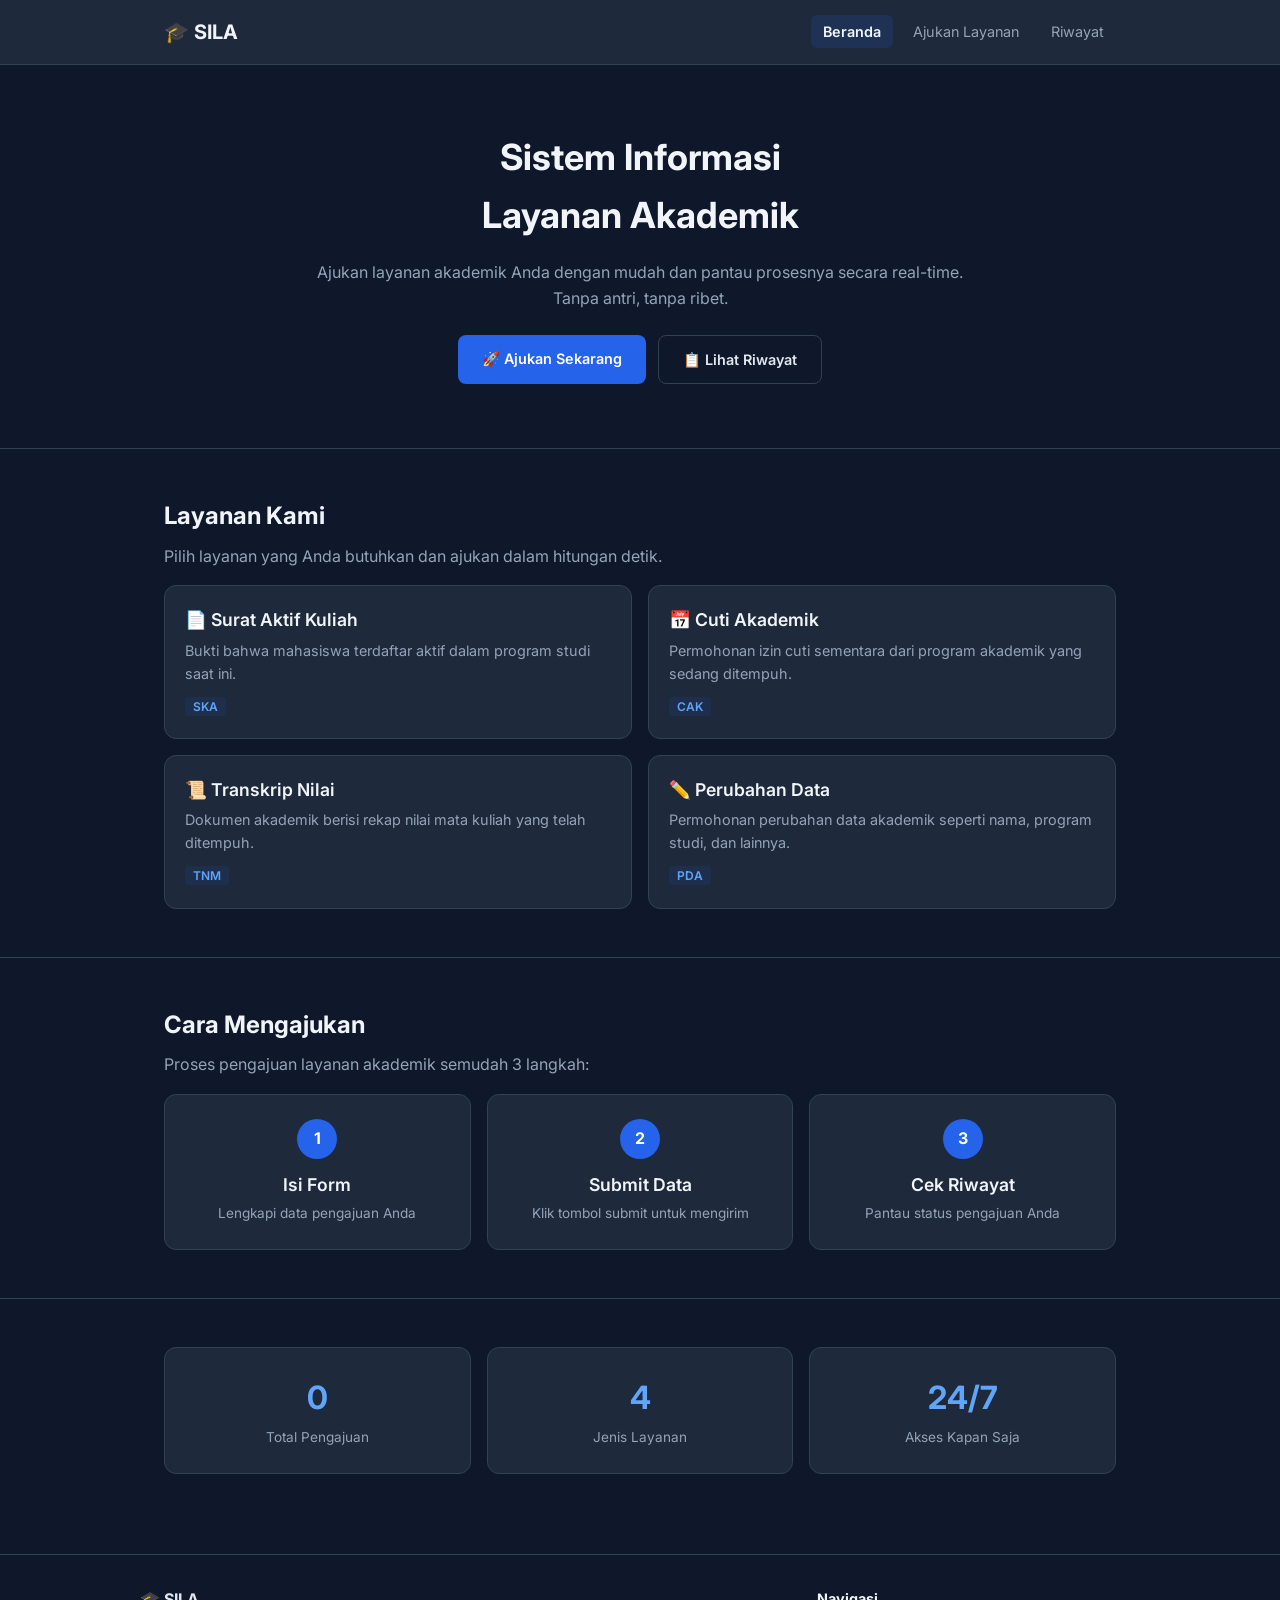
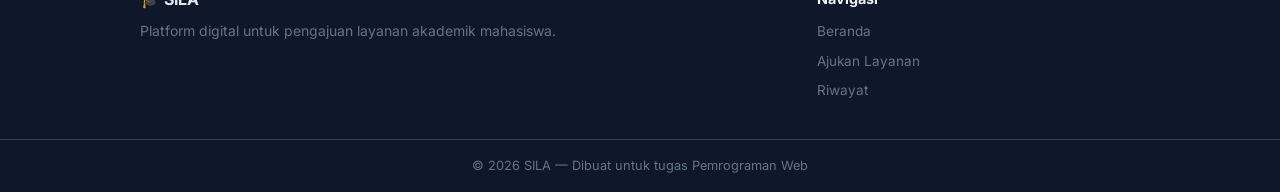
<file: index.html>
<!DOCTYPE html>
<html lang="id">

<head>
    <meta charset="UTF-8">
    <meta name="viewport" content="width=device-width, initial-scale=1.0">
    <title>SILA — Sistem Informasi Layanan Akademik</title>
    <link rel="preconnect" href="https://fonts.googleapis.com">
    <link rel="preconnect" href="https://fonts.gstatic.com" crossorigin>
    <link href="https://fonts.googleapis.com/css2?family=Inter:wght@400;600;700&display=swap" rel="stylesheet">
    <link rel="stylesheet" href="/css/style.css">
</head>

<body>

    <!-- HEADER & NAVIGASI -->
    <header class="navbar">
        <div class="container navbar-inner">
            <a href="index.html" class="logo">🎓 SILA</a>
            <input type="checkbox" id="navToggle" class="nav-toggle">
            <label for="navToggle" class="hamburger">
                <span></span>
                <span></span>
                <span></span>
            </label>
            <nav>
                <ul class="nav-menu">
                    <li><a href="index.html" class="active">Beranda</a></li>
                    <li><a href="layanan.html">Ajukan Layanan</a></li>
                    <li><a href="riwayat.html">Riwayat</a></li>
                </ul>
            </nav>
        </div>
    </header>

    <main>

        <!-- Hero -->
        <section class="hero">
            <div class="container">
                <h1>Sistem Informasi<br>Layanan Akademik</h1>
                <p>Ajukan layanan akademik Anda dengan mudah dan pantau prosesnya secara real-time.<br>Tanpa antri,
                    tanpa ribet.</p>
                <div class="hero-buttons">
                    <a href="layanan.html" class="btn btn-primary">🚀 Ajukan Sekarang</a>
                    <a href="riwayat.html" class="btn btn-outline">📋 Lihat Riwayat</a>
                </div>
            </div>
        </section>

        <!-- Daftar Layanan -->
        <section class="section">
            <div class="container">
                <h2>Layanan Kami</h2>
                <p class="section-desc">Pilih layanan yang Anda butuhkan dan ajukan dalam hitungan detik.</p>
                <div class="cards-grid">
                    <article class="card">
                        <h3>📄 Surat Aktif Kuliah</h3>
                        <p>Bukti bahwa mahasiswa terdaftar aktif dalam program studi saat ini.</p>
                        <span class="card-code">SKA</span>
                    </article>
                    <article class="card">
                        <h3>📅 Cuti Akademik</h3>
                        <p>Permohonan izin cuti sementara dari program akademik yang sedang ditempuh.</p>
                        <span class="card-code">CAK</span>
                    </article>
                    <article class="card">
                        <h3>📜 Transkrip Nilai</h3>
                        <p>Dokumen akademik berisi rekap nilai mata kuliah yang telah ditempuh.</p>
                        <span class="card-code">TNM</span>
                    </article>
                    <article class="card">
                        <h3>✏️ Perubahan Data</h3>
                        <p>Permohonan perubahan data akademik seperti nama, program studi, dan lainnya.</p>
                        <span class="card-code">PDA</span>
                    </article>
                </div>
            </div>
        </section>

        <!-- Cara Mengajukan -->
        <section class="section">
            <div class="container">
                <h2>Cara Mengajukan</h2>
                <p class="section-desc">Proses pengajuan layanan akademik semudah 3 langkah:</p>
                <div class="steps-grid">
                    <div class="step">
                        <div class="step-number">1</div>
                        <h3>Isi Form</h3>
                        <p>Lengkapi data pengajuan Anda</p>
                    </div>
                    <div class="step">
                        <div class="step-number">2</div>
                        <h3>Submit Data</h3>
                        <p>Klik tombol submit untuk mengirim</p>
                    </div>
                    <div class="step">
                        <div class="step-number">3</div>
                        <h3>Cek Riwayat</h3>
                        <p>Pantau status pengajuan Anda</p>
                    </div>
                </div>
            </div>
        </section>

        <!-- Statistik -->
        <section class="section">
            <div class="container">
                <div class="stats-grid">
                    <div class="stat">
                        <div class="stat-number">0</div>
                        <div class="stat-label">Total Pengajuan</div>
                    </div>
                    <div class="stat">
                        <div class="stat-number">4</div>
                        <div class="stat-label">Jenis Layanan</div>
                    </div>
                    <div class="stat">
                        <div class="stat-number">24/7</div>
                        <div class="stat-label">Akses Kapan Saja</div>
                    </div>
                </div>
            </div>
        </section>

    </main>

    <!-- FOOTER -->
    <footer class="footer">
        <div class="container footer-inner">
            <div>
                <strong>🎓 SILA</strong>
                <p>Platform digital untuk pengajuan layanan akademik mahasiswa.</p>
            </div>
            <div class="footer-nav">
                <h4>Navigasi</h4>
                <ul>
                    <li><a href="index.html">Beranda</a></li>
                    <li><a href="layanan.html">Ajukan Layanan</a></li>
                    <li><a href="riwayat.html">Riwayat</a></li>
                </ul>
            </div>
        </div>
        <div class="footer-bottom">
            <div class="container">
                <p>&copy; 2026 SILA — Dibuat untuk tugas Pemrograman Web</p>
            </div>
        </div>
    </footer>
    <script src="js/script.js"></script>

</body>

</html>
</file>
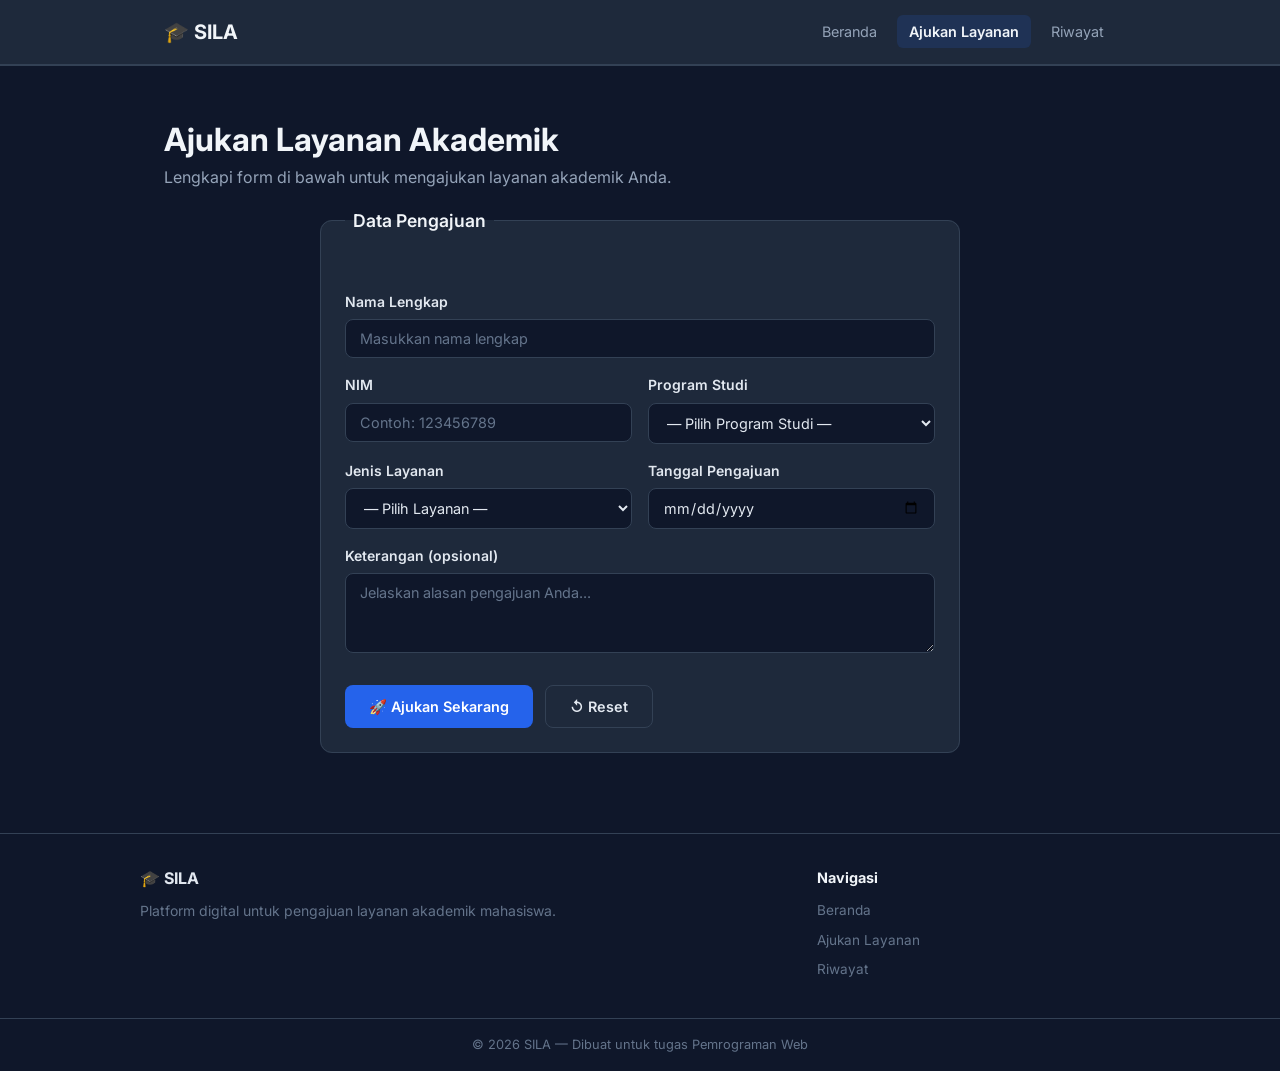
<file: layanan.html>
<!DOCTYPE html>
<html lang="id">

<head>
    <meta charset="UTF-8">
    <meta name="viewport" content="width=device-width, initial-scale=1.0">
    <title>Ajukan Layanan — SILA</title>
    <link rel="preconnect" href="https://fonts.googleapis.com">
    <link rel="preconnect" href="https://fonts.gstatic.com" crossorigin>
    <link href="https://fonts.googleapis.com/css2?family=Inter:wght@400;600;700&display=swap" rel="stylesheet">
    <link rel="stylesheet" href="css/style.css">
</head>

<body>

    <header class="navbar">
        <div class="container navbar-inner">
            <a href="index.html" class="logo">🎓 SILA</a>
            <input type="checkbox" id="navToggle" class="nav-toggle">
            <label for="navToggle" class="hamburger">
                <span></span>
                <span></span>
                <span></span>
            </label>
            <nav>
                <ul class="nav-menu">
                    <li><a href="index.html">Beranda</a></li>
                    <li><a href="layanan.html" class="active">Ajukan Layanan</a></li>
                    <li><a href="riwayat.html">Riwayat</a></li>
                </ul>
            </nav>
        </div>
    </header>

    <main>
        <section class="section">
            <div class="container">
                <h1>Ajukan Layanan Akademik</h1>
                <p class="section-desc">Lengkapi form di bawah untuk mengajukan layanan akademik Anda.</p>

                <form id="formPengajuan" class="form-card">
                    <fieldset>
                        <legend>Data Pengajuan</legend>

                        <p id="formError" class="form-error"></p>

                        <div class="form-group">
                            <label for="nama">Nama Lengkap</label>
                            <input type="text" id="nama" name="nama" placeholder="Masukkan nama lengkap">
                        </div>

                        <div class="form-row">
                            <div class="form-group">
                                <label for="nim">NIM</label>
                                <input type="text" id="nim" name="nim" placeholder="Contoh: 123456789" maxlength="9">
                            </div>
                            <div class="form-group">
                                <label for="prodi">Program Studi</label>
                                <select id="prodi" name="prodi">
                                    <option value="">— Pilih Program Studi —</option>
                                    <option value="Sistem Informasi">Sistem Informasi</option>
                                    <option value="Teknik Informatika">Teknik Informatika</option>
                                    <option value="Manajemen">Manajemen</option>
                                    <option value="Akuntansi">Akuntansi</option>
                                </select>
                            </div>
                        </div>

                        <div class="form-row">
                            <div class="form-group">
                                <label for="layanan">Jenis Layanan</label>
                                <select id="layanan" name="layanan">
                                    <option value="">— Pilih Layanan —</option>
                                    <option value="SKA">SKA — Surat Aktif Kuliah</option>
                                    <option value="CAK">CAK — Cuti Akademik</option>
                                    <option value="TNM">TNM — Transkrip Nilai</option>
                                    <option value="PDA">PDA — Perubahan Data</option>
                                </select>
                            </div>
                            <div class="form-group">
                                <label for="tanggal">Tanggal Pengajuan</label>
                                <input type="date" id="tanggal" name="tanggal">
                            </div>
                        </div>

                        <div class="form-group">
                            <label for="keterangan">Keterangan (opsional)</label>
                            <textarea id="keterangan" name="keterangan" rows="3"
                                placeholder="Jelaskan alasan pengajuan Anda..."></textarea>
                        </div>

                        <div class="form-actions">
                            <button type="submit" class="btn btn-primary">🚀 Ajukan Sekarang</button>
                            <button type="reset" class="btn btn-outline">↺ Reset</button>
                        </div>
                    </fieldset>
                </form>
            </div>
        </section>
    </main>

    <footer class="footer">
        <div class="container footer-inner">
            <div>
                <strong>🎓 SILA</strong>
                <p>Platform digital untuk pengajuan layanan akademik mahasiswa.</p>
            </div>
            <div class="footer-nav">
                <h4>Navigasi</h4>
                <ul>
                    <li><a href="index.html">Beranda</a></li>
                    <li><a href="layanan.html">Ajukan Layanan</a></li>
                    <li><a href="riwayat.html">Riwayat</a></li>
                </ul>
            </div>
        </div>
        <div class="footer-bottom">
            <div class="container">
                <p>&copy; 2026 SILA — Dibuat untuk tugas Pemrograman Web</p>
            </div>
        </div>
    </footer>

    <script src="js/script.js"></script>

</body>

</html>
</file>
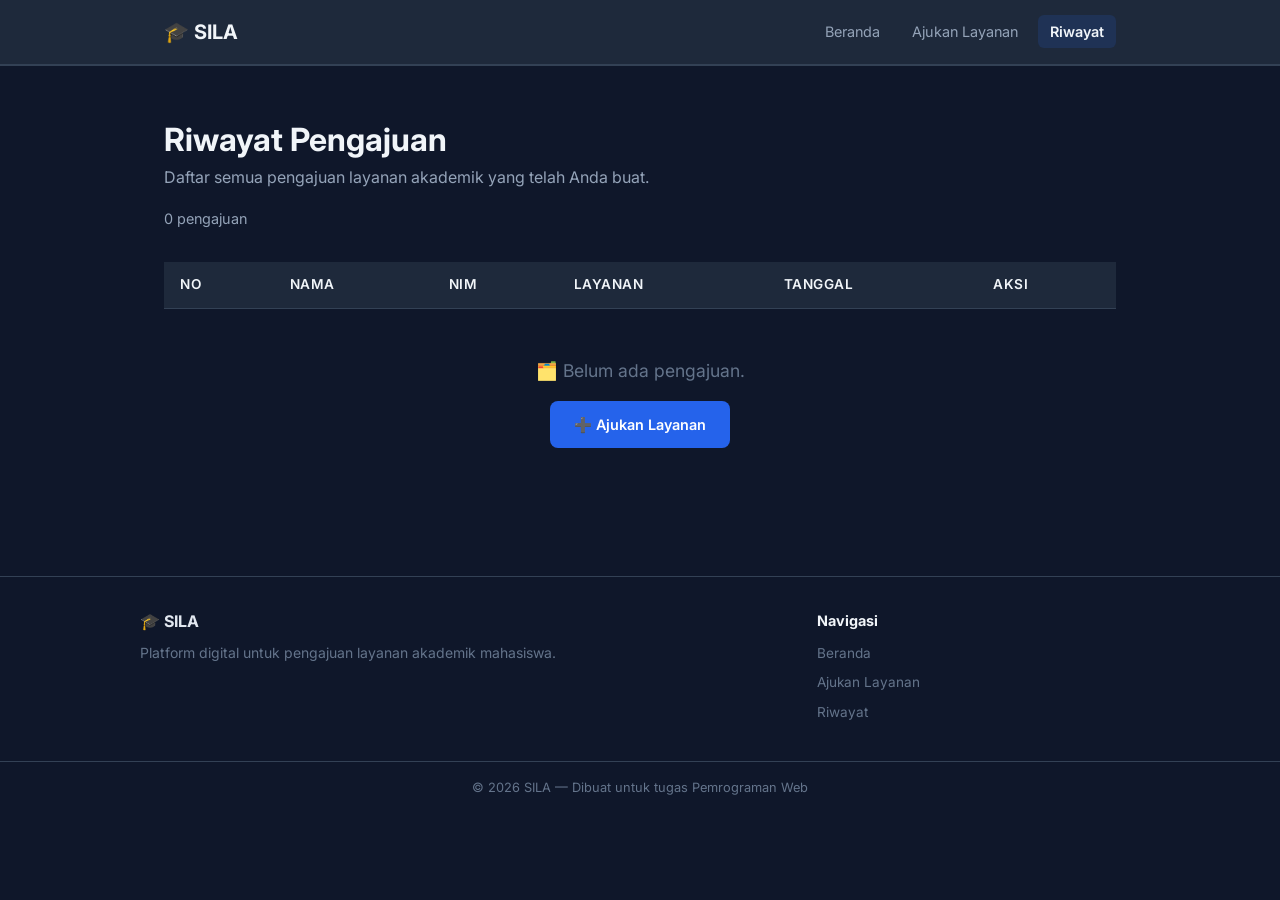
<file: riwayat.html>
<!DOCTYPE html>
<html lang="id">

<head>
    <meta charset="UTF-8">
    <meta name="viewport" content="width=device-width, initial-scale=1.0">
    <title>Riwayat Pengajuan — SILA</title>
    <link rel="preconnect" href="https://fonts.googleapis.com">
    <link rel="preconnect" href="https://fonts.gstatic.com" crossorigin>
    <link href="https://fonts.googleapis.com/css2?family=Inter:wght@400;600;700&display=swap" rel="stylesheet">
    <link rel="stylesheet" href="/css/style.css">
</head>

<body>

    <header class="navbar">
        <div class="container navbar-inner">
            <a href="index.html" class="logo">🎓 SILA</a>
            <input type="checkbox" id="navToggle" class="nav-toggle">
            <label for="navToggle" class="hamburger">
                <span></span>
                <span></span>
                <span></span>
            </label>
            <nav>
                <ul class="nav-menu">
                    <li><a href="index.html">Beranda</a></li>
                    <li><a href="layanan.html">Ajukan Layanan</a></li>
                    <li><a href="riwayat.html" class="active">Riwayat</a></li>
                </ul>
            </nav>
        </div>
    </header>

    <main>
        <section class="section">
            <div class="container">
                <h1>Riwayat Pengajuan</h1>
                <p class="section-desc">Daftar semua pengajuan layanan akademik yang telah Anda buat.</p>

                <div class="toolbar">
                    <span id="dataCount">0 pengajuan</span>
                    <button id="btnHapusSemua" class="btn btn-outline" style="display: none;">🗑 Hapus Semua</button>
                </div>

                <div class="table-responsive">
                    <table class="data-table">
                        <thead>
                            <tr>
                                <th>No</th>
                                <th>Nama</th>
                                <th>NIM</th>
                                <th>Layanan</th>
                                <th>Tanggal</th>
                                <th>Aksi</th>
                            </tr>
                        </thead>
                        <tbody id="tableBody">
                            <!-- Data diisi oleh JavaScript -->
                        </tbody>
                    </table>
                </div>

                <div id="emptyState" class="empty-state" style="display: none;">
                    <p>🗂️ Belum ada pengajuan.</p>
                    <a href="layanan.html" class="btn btn-primary">➕ Ajukan Layanan</a>
                </div>
            </div>
        </section>
    </main>

    <footer class="footer">
        <div class="container footer-inner">
            <div>
                <strong>🎓 SILA</strong>
                <p>Platform digital untuk pengajuan layanan akademik mahasiswa.</p>
            </div>
            <div class="footer-nav">
                <h4>Navigasi</h4>
                <ul>
                    <li><a href="index.html">Beranda</a></li>
                    <li><a href="layanan.html">Ajukan Layanan</a></li>
                    <li><a href="riwayat.html">Riwayat</a></li>
                </ul>
            </div>
        </div>
        <div class="footer-bottom">
            <div class="container">
                <p>&copy; 2026 SILA — Dibuat untuk tugas Pemrograman Web</p>
            </div>
        </div>
    </footer>

    <script src="js/script.js"></script>

</body>

</html>
</file>
<file: css/style.css>
/* ================================
   CSS DASAR — SILA
   ================================ */

* {
    margin: 0;
    padding: 0;
    box-sizing: border-box;
}

body {
    background-color: #0f172a;
    color: #e2e8f0;
}

h1,
h2,
h3 {
    color: #f1f5f9;
}

a {
    color: #60a5fa;
    text-decoration: none;
}

a:hover {
    color: #93c5fd;
}

hr {
    border: none;
    border-top: 1px solid #334155;
}


/* ================================
   CSS LANJUTAN — SILA
   ================================ */

body {
    font-family: 'Inter', sans-serif;
    font-size: 16px;
    line-height: 1.6;
}

h1 {
    font-size: 2rem;
    font-weight: 700;
}

h2 {
    font-size: 1.5rem;
    font-weight: 700;
    margin-bottom: 8px;
}

h3 {
    font-size: 1.1rem;
    font-weight: 600;
    margin-bottom: 4px;
}

.section-desc {
    color: #94a3b8;
    margin-bottom: 16px;
}


/* ================================
   PAGE LAYOUT — SILA
   ================================ */

.container {
    max-width: 1000px;
    margin: 0 auto;
    padding: 0 24px;
}

.navbar {
    background-color: #1e293b;
    border-bottom: 1px solid #334155;
    padding: 16px 0;
}

.navbar-inner {
    display: flex;
    justify-content: space-between;
    align-items: center;
}

.logo {
    font-size: 1.25rem;
    font-weight: 700;
    color: #f1f5f9;
}

.hero {
    padding: 64px 0;
    text-align: center;
}

.hero h1 {
    font-size: 2.25rem;
    margin-bottom: 16px;
}

.hero p {
    color: #94a3b8;
    margin-bottom: 24px;
}

.hero-buttons {
    display: flex;
    justify-content: center;
    gap: 12px;
}

.btn {
    display: inline-block;
    padding: 12px 24px;
    border-radius: 8px;
    font-size: 0.9rem;
    font-weight: 600;
    transition: background-color 0.3s, color 0.3s, transform 0.2s;
}

.btn-primary {
    background-color: #2563eb;
    color: #fff;
}

.btn-primary:hover {
    background-color: #1d4ed8;
    color: #fff;
    transform: translateY(-2px);
}

.btn-outline {
    border: 1px solid #334155;
    color: #e2e8f0;
}

.btn-outline:hover {
    background-color: #1e293b;
    color: #f1f5f9;
    transform: translateY(-2px);
}

.section {
    padding: 48px 0;
    border-top: 1px solid #334155;
}

.cards-grid {
    display: grid;
    grid-template-columns: 1fr 1fr;
    gap: 16px;
    margin-top: 16px;
}

.card {
    background-color: #1e293b;
    border: 1px solid #334155;
    border-radius: 12px;
    padding: 20px;
    transition: border-color 0.3s, transform 0.2s;
}

.card:hover {
    border-color: #475569;
    transform: translateY(-2px);
}

.card p {
    color: #94a3b8;
    font-size: 0.9rem;
    margin-bottom: 8px;
}

.card-code {
    font-size: 0.75rem;
    font-weight: 600;
    color: #60a5fa;
    background-color: rgba(37, 99, 235, 0.1);
    padding: 2px 8px;
    border-radius: 4px;
}

.steps-grid {
    display: flex;
    gap: 16px;
    margin-top: 16px;
}

.step {
    flex: 1;
    text-align: center;
    background-color: #1e293b;
    border: 1px solid #334155;
    border-radius: 12px;
    padding: 24px 16px;
    transition: border-color 0.3s;
}

.step:hover {
    border-color: #475569;
}

.step-number {
    width: 40px;
    height: 40px;
    background-color: #2563eb;
    color: #fff;
    border-radius: 50%;
    display: flex;
    align-items: center;
    justify-content: center;
    font-weight: 700;
    margin: 0 auto 12px;
}

.step p {
    color: #94a3b8;
    font-size: 0.85rem;
}

.stats-grid {
    display: flex;
    gap: 16px;
}

.stat {
    flex: 1;
    text-align: center;
    background-color: #1e293b;
    border: 1px solid #334155;
    border-radius: 12px;
    padding: 24px;
}

.stat-number {
    font-size: 2rem;
    font-weight: 700;
    color: #60a5fa;
}

.stat-label {
    color: #94a3b8;
    font-size: 0.85rem;
    margin-top: 4px;
}

.footer {
    border-top: 1px solid #334155;
    margin-top: 32px;
}

.footer-inner {
    display: grid;
    grid-template-columns: 2fr 1fr;
    gap: 32px;
    padding: 32px 0;
}

.footer-inner p {
    color: #64748b;
    font-size: 0.875rem;
    margin-top: 8px;
}

.footer-inner h4 {
    color: #f1f5f9;
    margin-bottom: 8px;
    font-size: 0.9rem;
}

.footer-bottom {
    border-top: 1px solid #334155;
    padding: 16px 0;
    text-align: center;
}

.footer-bottom p {
    font-size: 0.8rem;
    color: #64748b;
}


/* ================================
   STRUKTUR NAVIGASI & MENU — SILA
   ================================ */

.nav-menu {
    list-style: none;
    display: flex;
    gap: 8px;
}

.nav-menu li a {
    color: #94a3b8;
    font-size: 0.9rem;
    padding: 8px 12px;
    border-radius: 6px;
    transition: color 0.3s, background-color 0.3s;
}

.nav-menu li a:hover {
    color: #f1f5f9;
    background-color: rgba(255, 255, 255, 0.05);
}

.nav-menu li a.active {
    color: #f1f5f9;
    font-weight: 600;
    background-color: rgba(37, 99, 235, 0.15);
}

.footer-nav ul {
    list-style: none;
}

.footer-nav ul li {
    margin-bottom: 4px;
}

.footer-nav ul li a {
    color: #64748b;
    font-size: 0.85rem;
    transition: color 0.3s;
}

.footer-nav ul li a:hover {
    color: #93c5fd;
}


/* ================================
   MEDIA QUERY & RESPONSIF — SILA
   ================================ */

/* Animasi */
@keyframes fadeIn {
    from {
        opacity: 0;
        transform: translateY(20px);
    }

    to {
        opacity: 1;
        transform: translateY(0);
    }
}

.hero {
    animation: fadeIn 0.6s ease;
}



/* Hamburger */
.nav-toggle {
    display: none;
}

.hamburger {
    display: none;
    flex-direction: column;
    gap: 5px;
    cursor: pointer;
    padding: 4px;
}

.hamburger span {
    display: block;
    width: 24px;
    height: 3px;
    background-color: #f1f5f9;
    border-radius: 2px;
    transition: transform 0.3s, opacity 0.3s;
}

.nav-toggle:checked~label .hamburger span:nth-child(1) {
    transform: translateY(8px) rotate(45deg);
}

.nav-toggle:checked~label .hamburger span:nth-child(2) {
    opacity: 0;
}

.nav-toggle:checked~label .hamburger span:nth-child(3) {
    transform: translateY(-8px) rotate(-45deg);
}

/* Tablet & Mobile */
@media (max-width: 768px) {
    .navbar-inner {
        flex-wrap: wrap;
    }

    .hamburger {
        display: flex;
    }

    nav {
        width: 100%;
        order: 3;
    }

    .nav-menu {
        display: none;
        flex-direction: column;
        gap: 0;
        width: 100%;
        padding: 8px 0;
        border-top: 1px solid #334155;
        margin-top: 12px;
    }

    .nav-menu li a {
        display: block;
        padding: 10px 0;
        border-radius: 0;
    }

    .nav-toggle:checked~nav .nav-menu {
        display: flex;
    }

    .nav-menu {
        gap: 4px;
    }

    .hero h1 {
        font-size: 1.5rem;
    }

    .hero-buttons {
        flex-direction: column;
        align-items: center;
    }

    .cards-grid {
        grid-template-columns: 1fr;
    }

    .steps-grid {
        flex-direction: column;
    }

    .stats-grid {
        flex-direction: column;
    }

    .footer-inner {
        grid-template-columns: 1fr;
        gap: 24px;
    }
}

/* Small Mobile */
@media (max-width: 480px) {
    .hero h1 {
        font-size: 1.25rem;
    }

    .btn {
        width: 100%;
        text-align: center;
    }

    .form-row {
        grid-template-columns: 1fr;
    }
}


/* ================================
   FORMS — SILA
   ================================ */

.form-card {
    max-width: 640px;
    margin: 0 auto;
}

fieldset {
    border: 1px solid #334155;
    border-radius: 12px;
    padding: 24px;
    background-color: #1e293b;
}

legend {
    font-size: 1.1rem;
    font-weight: 600;
    color: #f1f5f9;
    padding: 0 8px;
}

.form-group {
    margin-bottom: 16px;
}

.form-group label {
    display: block;
    font-size: 0.875rem;
    font-weight: 600;
    color: #e2e8f0;
    margin-bottom: 6px;
}

.form-group input,
.form-group select,
.form-group textarea {
    width: 100%;
    padding: 10px 14px;
    background-color: #0f172a;
    border: 1px solid #334155;
    border-radius: 8px;
    color: #e2e8f0;
    font-family: inherit;
    font-size: 0.9rem;
    outline: none;
    transition: border-color 0.3s;
}

.form-group input:focus,
.form-group select:focus,
.form-group textarea:focus {
    border-color: #2563eb;
}

.form-group input::placeholder,
.form-group textarea::placeholder {
    color: #64748b;
}

.form-group select {
    cursor: pointer;
}

.form-group textarea {
    resize: vertical;
    min-height: 80px;
}

.form-row {
    display: grid;
    grid-template-columns: 1fr 1fr;
    gap: 16px;
}

.form-actions {
    display: flex;
    gap: 12px;
    margin-top: 24px;
}

.form-actions .btn {
    cursor: pointer;
    border: none;
    font-family: inherit;
}

.form-actions .btn-outline {
    border: 1px solid #334155;
    background: none;
}


/* ================================
   TABLES — SILA
   ================================ */

.table-responsive {
    width: 100%;
    overflow-x: auto;
    -webkit-overflow-scrolling: touch;
}

.data-table {
    width: 100%;
    border-collapse: collapse;
    margin-top: 16px;
    min-width: 600px;
}

.data-table caption {
    text-align: left;
    font-size: 0.85rem;
    color: #64748b;
    margin-bottom: 12px;
}

.data-table th,
.data-table td {
    padding: 12px 16px;
    text-align: left;
    border-bottom: 1px solid #334155;
}

.data-table th {
    background-color: #1e293b;
    color: #f1f5f9;
    font-size: 0.85rem;
    font-weight: 600;
    text-transform: uppercase;
    letter-spacing: 0.5px;
}

.data-table td {
    color: #94a3b8;
    font-size: 0.9rem;
}

/* Zebra Stripes */
.data-table tbody tr:nth-child(even) {
    background-color: rgba(30, 41, 59, 0.5);
}

/* Hover */
.data-table tbody tr:hover {
    background-color: #1e293b;
}

@media (max-width: 768px) {
    .data-table {
        font-size: 0.8rem;
    }

    .data-table th,
    .data-table td {
        padding: 8px 10px;
    }
}


/* ================================
   JAVASCRIPT LANJUTAN — SILA
   CSS untuk elemen dinamis yang dihasilkan
   atau dikendalikan oleh JavaScript.
   ================================ */

/* --------------------------------
   Form Error
   Elemen untuk menampilkan pesan error
   validasi form secara real-time (tanpa alert).
   min-height: menjaga layout tidak melompat
   saat pesan error muncul/hilang.
   -------------------------------- */
.form-error {
    color: #f87171;
    /* warna merah terang */
    font-size: 0.875rem;
    margin-bottom: 12px;
    min-height: 20px;
    /* tinggi minimum agar layout stabil */
}

/* --------------------------------
   Toolbar
   Baris atas tabel yang berisi teks info
   (jumlah data) dan tombol aksi (hapus semua).
   Menggunakan Flexbox dengan elemen berjauhan.
   -------------------------------- */
.toolbar {
    display: flex;
    justify-content: space-between;
    /* kiri: info, kanan: tombol */
    align-items: center;
    margin-bottom: 16px;
    color: #94a3b8;
    font-size: 0.9rem;
}

#btnHapusSemua {
    background: none;
    border: 1px solid #f87171;
    color: #f87171;
    cursor: pointer;
}

#btnHapusSemua:hover {
    background-color: #f87171;
    color: #0f172a;
    transform: translateY(-2px);
}
/* --------------------------------
   Empty State
   Tampilan yang muncul saat tabel kosong
   (belum ada data yang diinput).
   -------------------------------- */
.empty-state {
    text-align: center;
    padding: 48px 0;
    color: #64748b;
}

.empty-state p {
    font-size: 1.1rem;
    margin-bottom: 16px;
}

/* --------------------------------
   Tombol Edit & Hapus (Per Baris)
   Tombol kecil yang muncul di setiap baris tabel,
   dibuat oleh JavaScript secara dinamis.
   .btn-edit  → border biru, teks biru
   .btn-hapus → border merah, teks merah
   Saat hover: background terisi warna penuh.
   -------------------------------- */

/* Tombol Edit: outline biru */
.btn-edit {
    background: none;
    border: 1px solid #60a5fa;
    /* biru muda */
    color: #60a5fa;
    padding: 4px 12px;
    border-radius: 6px;
    font-size: 0.8rem;
    cursor: pointer;
    transition: background-color 0.3s, color 0.3s;
    margin-right: 4px;
}

/* Saat hover: background penuh biru, teks gelap */
.btn-edit:hover {
    background-color: #60a5fa;
    color: #0f172a;
    /* kontras teks di background biru */
}

/* Tombol Hapus: outline merah */
.btn-hapus {
    background: none;
    border: 1px solid #f87171;
    /* merah muda */
    color: #f87171;
    padding: 4px 12px;
    border-radius: 6px;
    font-size: 0.8rem;
    cursor: pointer;
    transition: background-color 0.3s, color 0.3s;
}

/* Saat hover: background penuh merah, teks gelap */
.btn-hapus:hover {
    background-color: #f87171;
    color: #0f172a;
}
</file>
